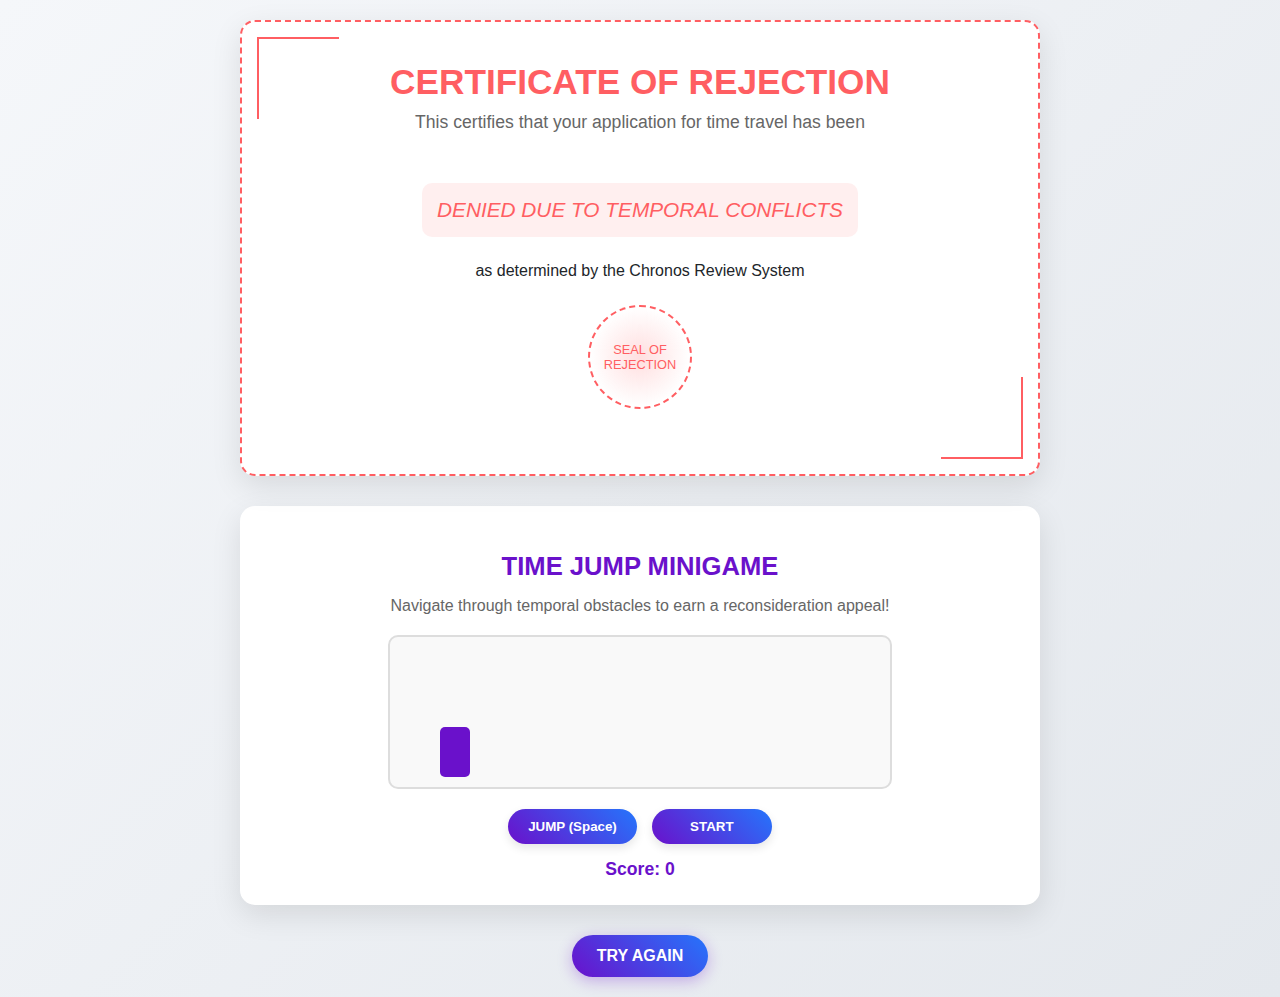
<file: rejection.html>
<!DOCTYPE html>
<html lang="en">
<head>
    <meta charset="UTF-8">
    <meta name="viewport" content="width=device-width, initial-scale=1.0">
    <title>Application Status</title>
    <style>
        :root {
            --primary: #6a11cb;
            --secondary: #2575fc;
            --accent: #ff5e62;
            --light: #f8f9fa;
            --dark: #212529;
        }
        
        body {
            background: linear-gradient(135deg, #f5f7fa, #e4e8ed);
            font-family: 'Segoe UI', Tahoma, Geneva, Verdana, sans-serif;
            color: var(--dark);
            margin: 0;
            padding: 20px;
            min-height: 100vh;
            display: flex;
            justify-content: center;
            align-items: center;
        }
        
        .rejection-container {
            max-width: 800px;
            width: 100%;
        }
        
        .certificate {
            background: white;
            border-radius: 15px;
            padding: 40px;
            margin-bottom: 30px;
            box-shadow: 0 10px 30px rgba(0, 0, 0, 0.1);
            text-align: center;
            position: relative;
            overflow: hidden;
            border: 2px dashed var(--accent);
        }
        
        .certificate::before, .certificate::after {
            content: '';
            position: absolute;
            width: 80px;
            height: 80px;
            border: 2px solid var(--accent);
        }
        
        .certificate::before {
            top: 15px;
            left: 15px;
            border-right: none;
            border-bottom: none;
        }
        
        .certificate::after {
            bottom: 15px;
            right: 15px;
            border-left: none;
            border-top: none;
        }
        
        .certificate-title {
            font-size: 2.2rem;
            color: var(--accent);
            margin-bottom: 10px;
            text-transform: uppercase;
            font-weight: 800;
        }
        
        .certificate-subtitle {
            font-size: 1.1rem;
            margin-bottom: 25px;
            color: #666;
        }
        
        .certificate-reason {
            font-size: 1.3rem;
            color: var(--accent);
            margin: 25px 0;
            font-style: italic;
            padding: 15px;
            background: rgba(255, 94, 98, 0.1);
            border-radius: 10px;
            display: inline-block;
        }
        
        .certificate-seal {
            width: 100px;
            height: 100px;
            margin: 25px auto;
            background: radial-gradient(circle, rgba(255,94,98,0.2) 0%, rgba(255,94,98,0) 70%);
            border: 2px dashed var(--accent);
            border-radius: 50%;
            display: flex;
            justify-content: center;
            align-items: center;
            font-size: 0.8rem;
            color: var(--accent);
        }
        
        .minigame {
            padding: 25px;
            background: white;
            border-radius: 15px;
            box-shadow: 0 10px 30px rgba(0, 0, 0, 0.1);
            text-align: center;
            margin-bottom: 30px;
        }
        
        .minigame-title {
            color: var(--primary);
            font-size: 1.6rem;
            margin-bottom: 15px;
        }
        
        .minigame-description {
            color: #666;
            margin-bottom: 20px;
        }
        
        .minigame-container {
            height: 150px;
            border: 2px solid #ddd;
            border-radius: 10px;
            position: relative;
            overflow: hidden;
            margin: 20px auto;
            background: #f9f9f9;
            max-width: 500px;
        }
        
        .minigame-character {
            position: absolute;
            bottom: 10px;
            left: 50px;
            width: 30px;
            height: 50px;
            background: var(--primary);
            border-radius: 5px;
            transition: bottom 0.3s ease;
        }
        
        .minigame-obstacle {
            position: absolute;
            bottom: 10px;
            right: -30px;
            width: 25px;
            height: 35px;
            background: var(--accent);
            border-radius: 5px;
        }
        
        .minigame-controls {
            margin-top: 20px;
            display: flex;
            justify-content: center;
            gap: 15px;
            flex-wrap: wrap;
        }
        
        .minigame-btn {
            background: linear-gradient(45deg, var(--primary), var(--secondary));
            border: none;
            padding: 10px 20px;
            color: white;
            font-weight: bold;
            border-radius: 50px;
            cursor: pointer;
            transition: all 0.3s;
            box-shadow: 0 4px 10px rgba(0, 0, 0, 0.1);
            min-width: 120px;
        }
        
        .minigame-btn:hover {
            transform: translateY(-3px);
            box-shadow: 0 8px 20px rgba(0, 0, 0, 0.15);
        }
        
        .minigame-score {
            margin-top: 15px;
            color: var(--primary);
            font-size: 1.1rem;
            font-weight: bold;
        }
        
        .try-again-btn {
            background: linear-gradient(45deg, var(--primary), var(--secondary));
            border: none;
            padding: 12px 25px;
            color: white;
            font-weight: bold;
            border-radius: 50px;
            cursor: pointer;
            margin: 0 auto;
            font-size: 1rem;
            transition: all 0.3s;
            box-shadow: 0 4px 15px rgba(106, 17, 203, 0.3);
            display: block;
            max-width: 250px;
        }
        
        .try-again-btn:hover {
            transform: translateY(-3px);
            box-shadow: 0 8px 25px rgba(106, 17, 203, 0.4);
        }

        @media (max-width: 600px) {
            .certificate {
                padding: 25px;
            }
            
            .certificate-title {
                font-size: 1.8rem;
            }
            
            .minigame-container {
                height: 120px;
            }
        }
    </style>
</head>
<body class="rejection-page">
    <div class="rejection-container">
        <div class="certificate">
            <div class="certificate-title">Certificate of Rejection</div>
            <div class="certificate-subtitle">This certifies that your application for time travel has been</div>
            <div class="certificate-reason" id="rejection-reason">DENIED DUE TO TEMPORAL CONFLICTS</div>
            <div>as determined by the Chronos Review System</div>
            <div class="certificate-seal">SEAL OF<br>REJECTION</div>
        </div>
        
        <div class="minigame">
            <h2 class="minigame-title">TIME JUMP MINIGAME</h2>
            <p class="minigame-description">Navigate through temporal obstacles to earn a reconsideration appeal!</p>
            
            <div class="minigame-container" id="minigame-container">
                <div class="minigame-character" id="minigame-character"></div>
                <div class="minigame-obstacle" id="minigame-obstacle"></div>
            </div>
            
            <div class="minigame-controls">
                <button class="minigame-btn" id="jump-btn">JUMP (Space)</button>
                <button class="minigame-btn" id="start-btn">START</button>
            </div>
            
            <div class="minigame-score">Score: <span id="minigame-score">0</span></div>
        </div>
        
        <button class="try-again-btn" onclick="window.location.href='application.html'">TRY AGAIN</button>
    </div>

    <script>
        // Random rejection reasons
        const rejectionReasons = [
            "DENIED DUE TO TEMPORAL CONFLICTS",
            "REJECTED: POTENTIAL TIME PARADOX DETECTED",
            "DENIED: YOUR FUTURE SELF ALREADY OBJECTED",
            "REJECTED: NOT INTERESTING ENOUGH FOR TIME TRAVEL",
            "DENIED: YOUR APPLICATION WAS LOST IN TIME",
            "REJECTED: TIME POLICE ARE ALREADY WATCHING YOU",
            "DENIED: YOU WOULD PET A DINOSAUR AND WE CAN'T HAVE THAT"
        ];
        
        // Set random rejection reason
        document.getElementById('rejection-reason').textContent = 
            rejectionReasons[Math.floor(Math.random() * rejectionReasons.length)];
        
        // Minigame variables
        let gameRunning = false;
        let score = 0;
        let obstacleInterval;
        let gameSpeed = 5;
        const character = document.getElementById('minigame-character');
        const obstacle = document.getElementById('minigame-obstacle');
        const container = document.getElementById('minigame-container');
        const jumpBtn = document.getElementById('jump-btn');
        const startBtn = document.getElementById('start-btn');
        const scoreDisplay = document.getElementById('minigame-score');
        
        // Initialize game
        function initGame() {
            character.style.bottom = '10px';
            obstacle.style.right = '-30px';
            score = 0;
            scoreDisplay.textContent = score;
            gameSpeed = 5;
        }
        
        // Start game function
        function startGame() {
            if (gameRunning) return;
            
            initGame();
            gameRunning = true;
            startBtn.textContent = 'RESTART';
            
            obstacleInterval = setInterval(moveObstacle, 20);
            document.addEventListener('keydown', handleKeyDown);
        }
        
        // Move obstacle function
        function moveObstacle() {
            const obstacleRight = parseInt(obstacle.style.right || '-30');
            const containerWidth = container.offsetWidth;
            
            if (obstacleRight > containerWidth) {
                // Passed obstacle - increase score and speed
                score++;
                scoreDisplay.textContent = score;
                gameSpeed = Math.min(5 + Math.floor(score / 3), 15);
                
                // Reset obstacle with random height
                obstacle.style.right = '-30px';
                const randomHeight = 20 + Math.floor(Math.random() * 30);
                obstacle.style.height = `${randomHeight}px`;
                
                // Check for win condition
                if (score >= 10) {
                    winGame();
                }
            } else {
                // Move obstacle
                obstacle.style.right = `${obstacleRight + gameSpeed}px`;
                checkCollision();
            }
        }
        
        // Check for collisions
        function checkCollision() {
            const characterRect = character.getBoundingClientRect();
            const obstacleRect = obstacle.getBoundingClientRect();
            
            if (
                characterRect.right > obstacleRect.left &&
                characterRect.left < obstacleRect.right &&
                characterRect.bottom > obstacleRect.top
            ) {
                endGame();
            }
        }
        
        // Jump function
        function jump() {
            if (!gameRunning || character.classList.contains('jumping')) return;
            
            character.classList.add('jumping');
            character.style.bottom = '60px';
            
            setTimeout(() => {
                character.style.bottom = '10px';
                setTimeout(() => {
                    character.classList.remove('jumping');
                }, 300);
            }, 500);
        }
        
        // Handle keyboard input
        function handleKeyDown(e) {
            if (e.code === 'Space') {
                e.preventDefault();
                jump();
            }
        }
        
        // End game function
        function endGame() {
            clearInterval(obstacleInterval);
            gameRunning = false;
            document.removeEventListener('keydown', handleKeyDown);
            alert(`Game over! Your score: ${score}. Try again to reach 10!`);
        }
        
        // Win game function
        function winGame() {
            clearInterval(obstacleInterval);
            gameRunning = false;
            document.removeEventListener('keydown', handleKeyDown);
            alert(`Congratulations! You've earned a reconsideration appeal! (Just kidding, the system never reconsiders.)`);
        }
        
        // Event listeners
        startBtn.addEventListener('click', startGame);
        jumpBtn.addEventListener('click', jump);
        
        // Initialize game state
        initGame();
    </script>
</body>
</html>
</file>
